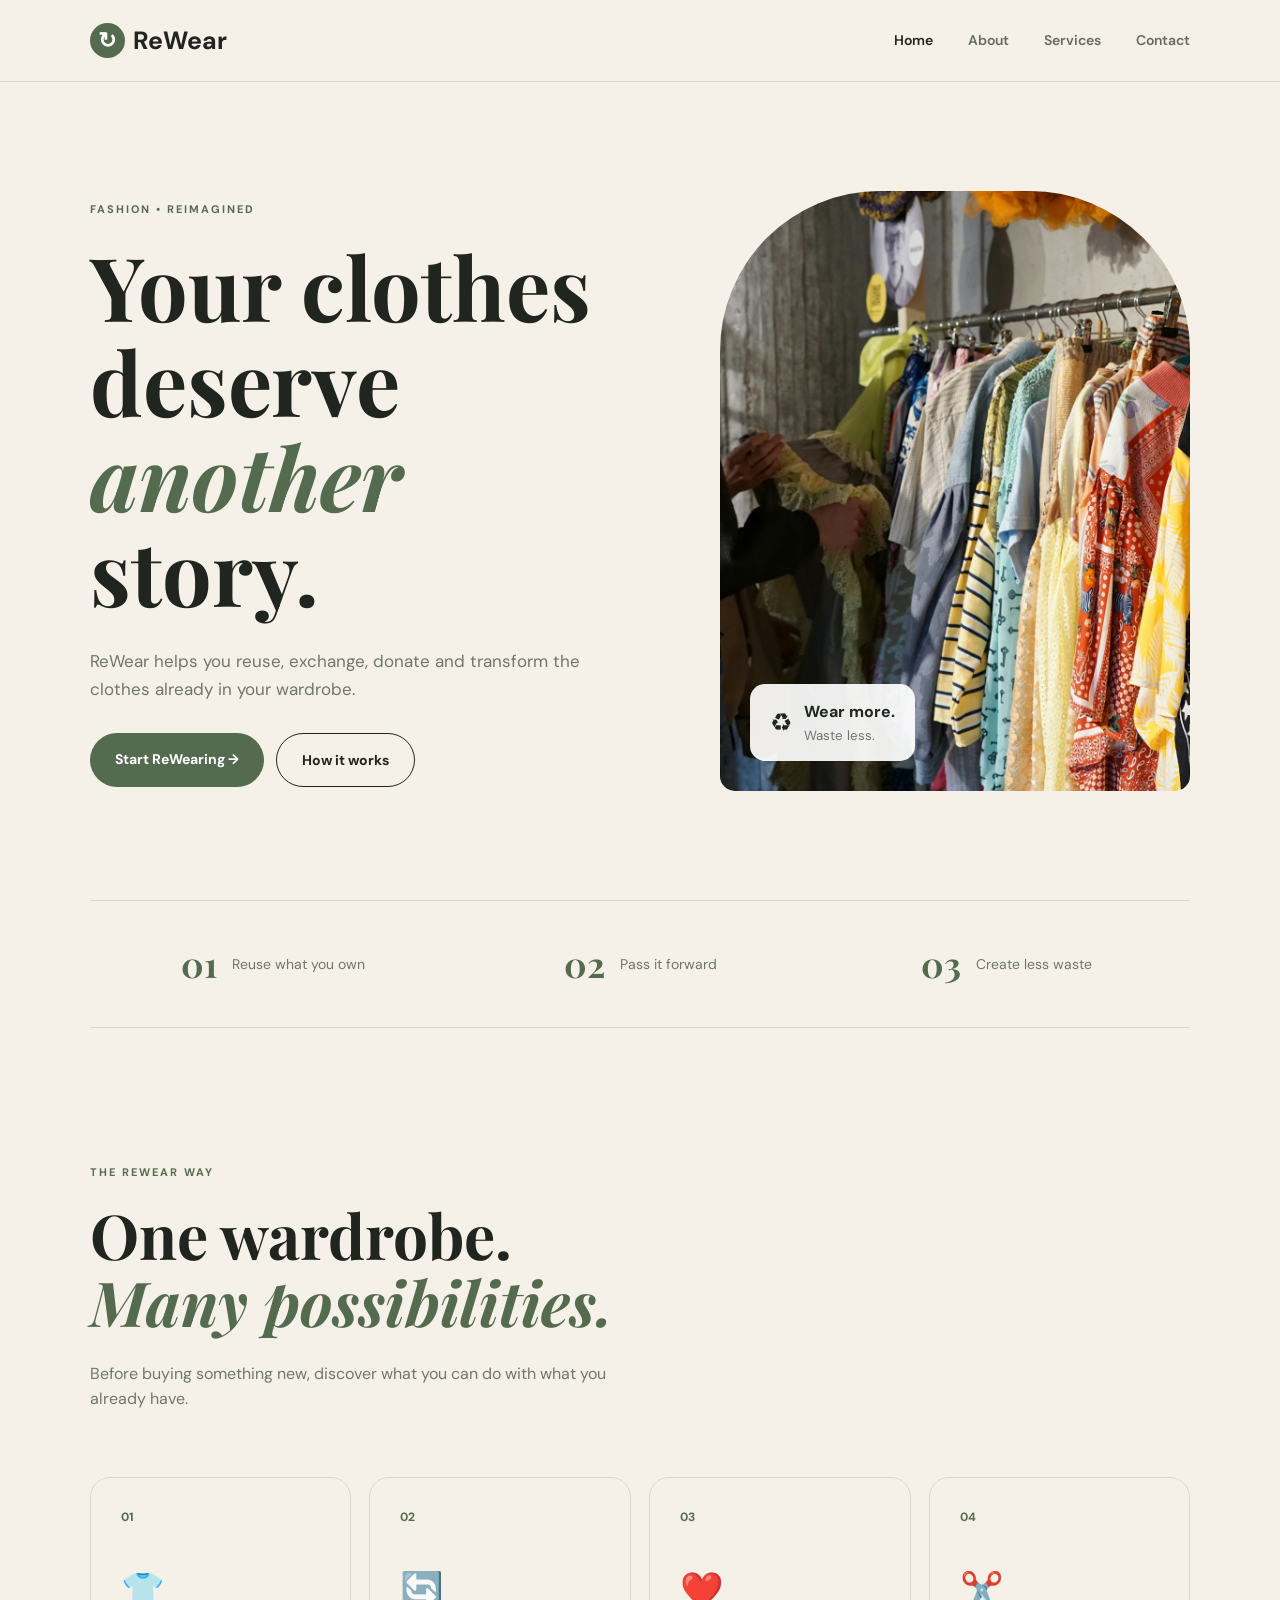
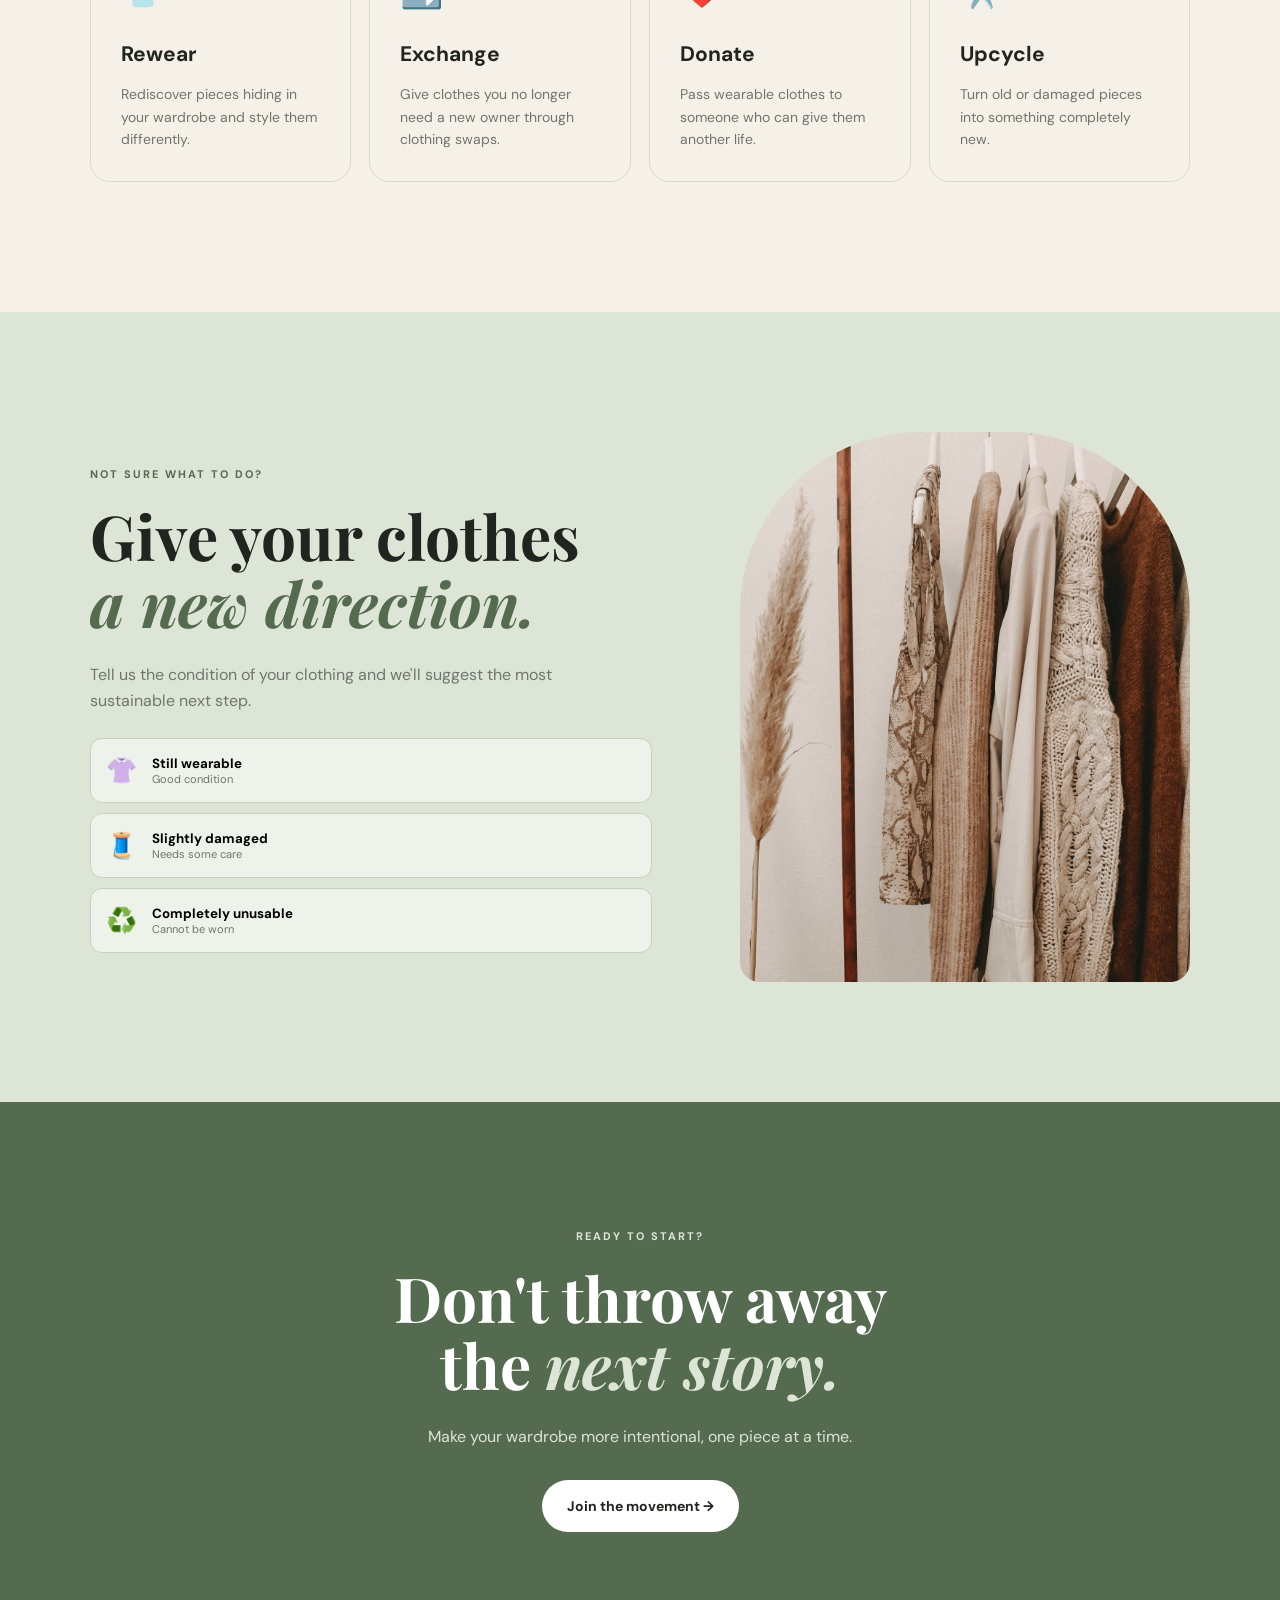
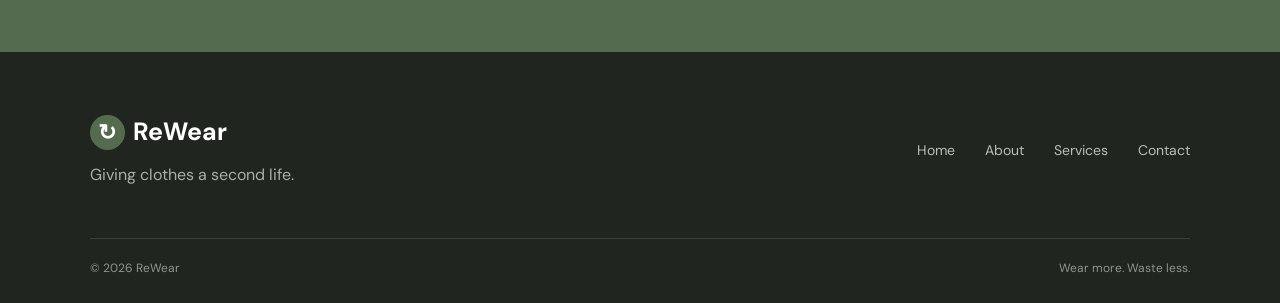
<file: index.html>
<!DOCTYPE html>
<html lang="en">

<head>
    <meta charset="UTF-8">
    <meta name="viewport" content="width=device-width, initial-scale=1.0">
    <title>ReWear | Give Clothes a Second Life</title>
    <link rel="stylesheet" href="css/style.css">
    <link rel="preconnect" href="https://fonts.googleapis.com">
    <link rel="preconnect" href="https://fonts.gstatic.com" crossorigin>
    <link href="https://fonts.googleapis.com/css2?family=DM+Sans:wght@400;500;600;700&family=Playfair+Display:wght@500;600;700&display=swap" rel="stylesheet">
</head>

<body>

    <header class="navbar">
        <a href="index.html" class="logo">
            <span class="logo-icon">↻</span> ReWear
        </a>

        <button class="menu-toggle" id="menuToggle">☰</button>

        <nav id="navMenu">
            <a href="index.html" class="active">Home</a>
            <a href="about.html">About</a>
            <a href="services.html">Services</a>
            <a href="contact.html">Contact</a>
        </nav>
    </header>

    <main>

        <section class="hero">
            <div class="hero-content">
                <span class="eyebrow">FASHION • REIMAGINED</span>

                <h1>Your clothes<br>deserve <em>another</em> story.</h1>

                <p>
                    ReWear helps you reuse, exchange, donate and transform the clothes already in your wardrobe.
                </p>

                <div class="hero-buttons">
                    <a href="services.html" class="btn btn-primary">Start ReWearing →</a>
                    <a href="#how-it-works" class="btn btn-outline">How it works</a>
                </div>
            </div>

            <div class="hero-image">
                <div class="image-card">
                    <img src="images/hero.jpg" alt="Sustainable fashion">
                    <div class="floating-card">
                        <span>♻</span>
                        <div>
                            <strong>Wear more.</strong>
                            <small>Waste less.</small>
                        </div>
                    </div>
                </div>
            </div>
        </section>


        <section class="impact">
            <div class="impact-item">
                <strong>01</strong>
                <span>Reuse what you own</span>
            </div>

            <div class="impact-item">
                <strong>02</strong>
                <span>Pass it forward</span>
            </div>

            <div class="impact-item">
                <strong>03</strong>
                <span>Create less waste</span>
            </div>
        </section>


        <section class="section" id="how-it-works">

            <div class="section-heading">
                <span class="eyebrow">THE REWEAR WAY</span>
                <h2>One wardrobe.<br><em>Many possibilities.</em></h2>
                <p>
                    Before buying something new, discover what you can do with what you already have.
                </p>
            </div>

            <div class="feature-grid">

                <div class="feature-card">
                    <div class="feature-number">01</div>
                    <div class="feature-icon">👕</div>
                    <h3>Rewear</h3>
                    <p>Rediscover pieces hiding in your wardrobe and style them differently.</p>
                </div>

                <div class="feature-card">
                    <div class="feature-number">02</div>
                    <div class="feature-icon">🔄</div>
                    <h3>Exchange</h3>
                    <p>Give clothes you no longer need a new owner through clothing swaps.</p>
                </div>

                <div class="feature-card">
                    <div class="feature-number">03</div>
                    <div class="feature-icon">❤️</div>
                    <h3>Donate</h3>
                    <p>Pass wearable clothes to someone who can give them another life.</p>
                </div>

                <div class="feature-card">
                    <div class="feature-number">04</div>
                    <div class="feature-icon">✂️</div>
                    <h3>Upcycle</h3>
                    <p>Turn old or damaged pieces into something completely new.</p>
                </div>

            </div>
        </section>


        <section class="guide-section">

            <div class="guide-text">
                <span class="eyebrow">NOT SURE WHAT TO DO?</span>
                <h2>Give your clothes<br><em>a new direction.</em></h2>

                <p>
                    Tell us the condition of your clothing and we'll suggest the most sustainable next step.
                </p>

                <div class="clothing-options">

                    <button class="condition-btn" data-type="wearable">
                <span>👚</span>
                <div>
                    <strong>Still wearable</strong>
                    <small>Good condition</small>
                </div>
            </button>

                    <button class="condition-btn" data-type="damaged">
                <span>🧵</span>
                <div>
                    <strong>Slightly damaged</strong>
                    <small>Needs some care</small>
                </div>
            </button>

                    <button class="condition-btn" data-type="unusable">
                <span>♻️</span>
                <div>
                    <strong>Completely unusable</strong>
                    <small>Cannot be worn</small>
                </div>
            </button>

                </div>

                <div id="recommendation" class="recommendation">
                    <strong>Choose an option above</strong>
                    <p>We'll help you decide what to do next.</p>
                </div>

            </div>

            <div class="guide-image">
                <img src="images/about.jpg" alt="Clothing and sustainability">
            </div>

        </section>


        <section class="cta">
            <span class="eyebrow">READY TO START?</span>
            <h2>Don't throw away<br>the <em>next story.</em></h2>
            <p>Make your wardrobe more intentional, one piece at a time.</p>
            <a href="contact.html" class="btn btn-light">Join the movement →</a>
        </section>

    </main>


    <footer>
        <div class="footer-content">

            <div>
                <a href="index.html" class="logo footer-logo">
                    <span class="logo-icon">↻</span> ReWear
                </a>
                <p>Giving clothes a second life.</p>
            </div>

            <div class="footer-links">
                <a href="index.html">Home</a>
                <a href="about.html">About</a>
                <a href="services.html">Services</a>
                <a href="contact.html">Contact</a>
            </div>

        </div>

        <div class="footer-bottom">
            <span>© 2026 ReWear</span>
            <span>Wear more. Waste less.</span>
        </div>
    </footer>

    <script src="js/script.js"></script>

</body>

</html>
</file>
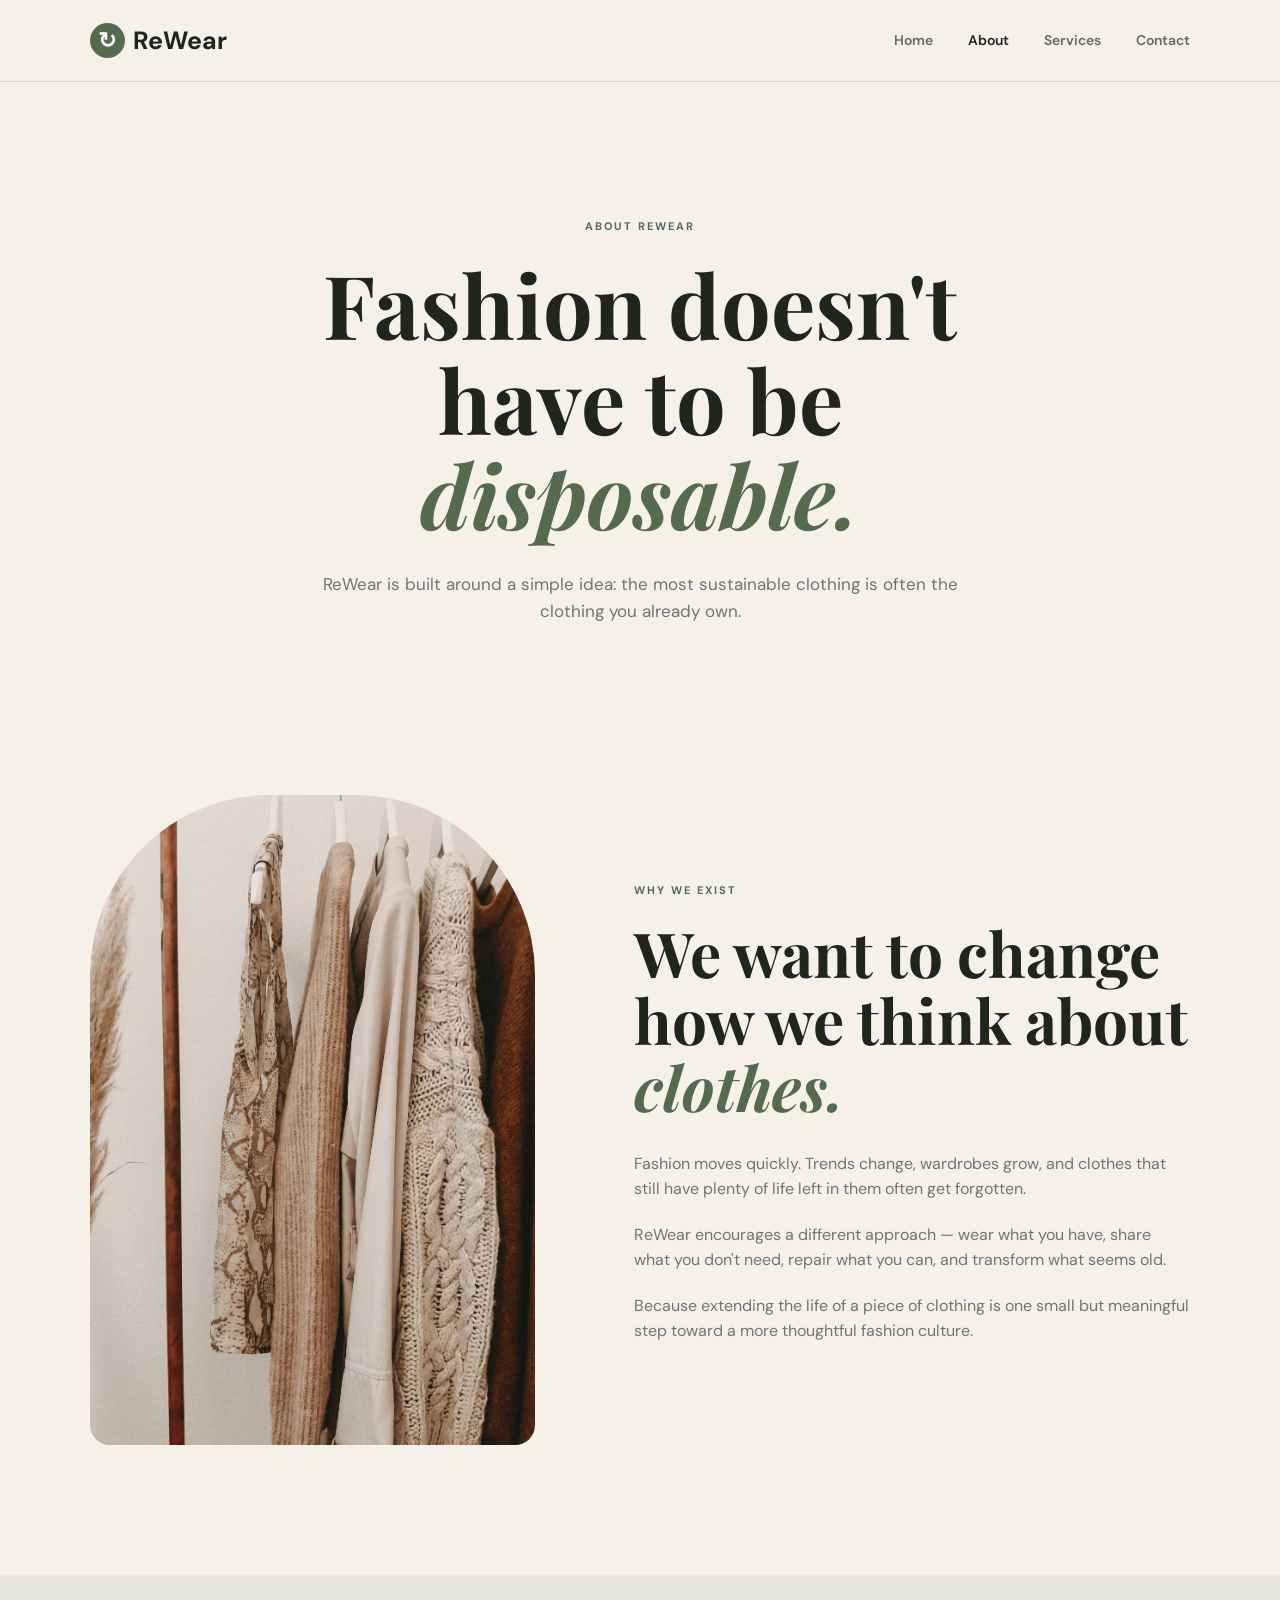
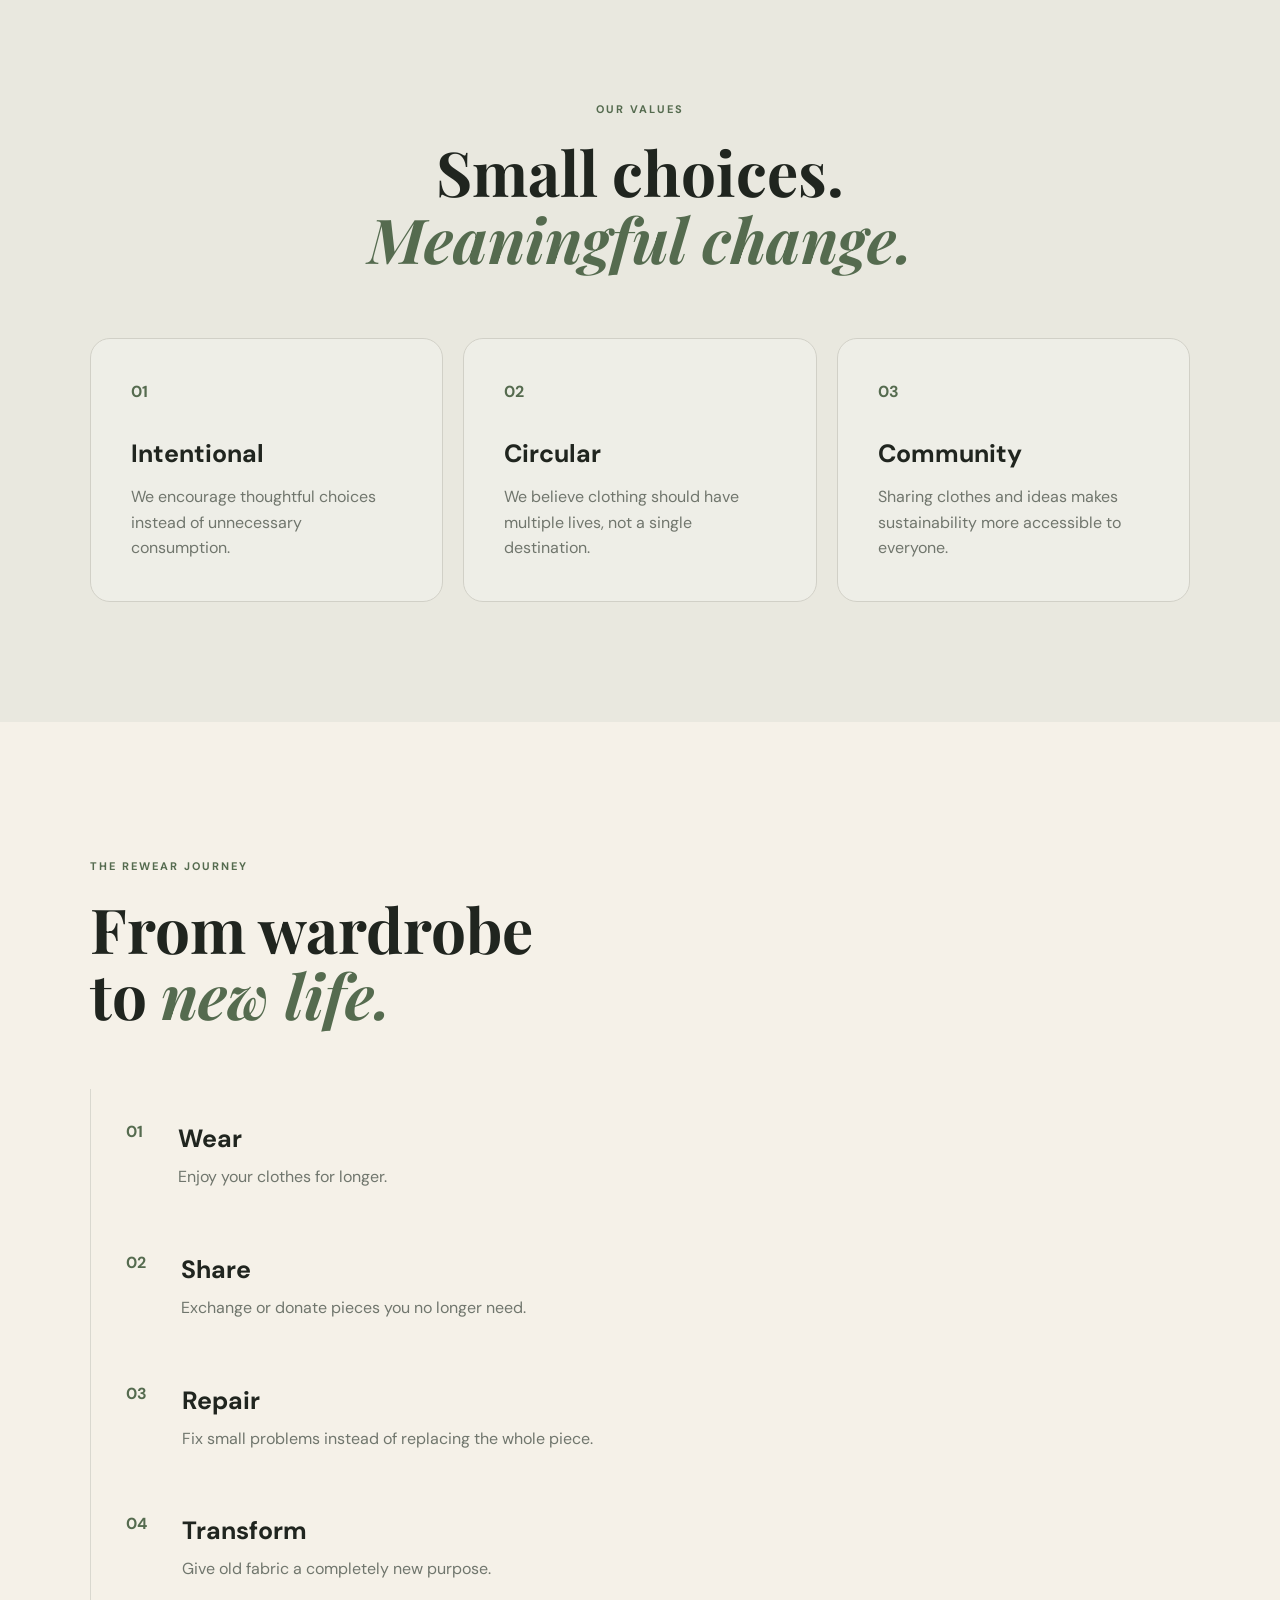
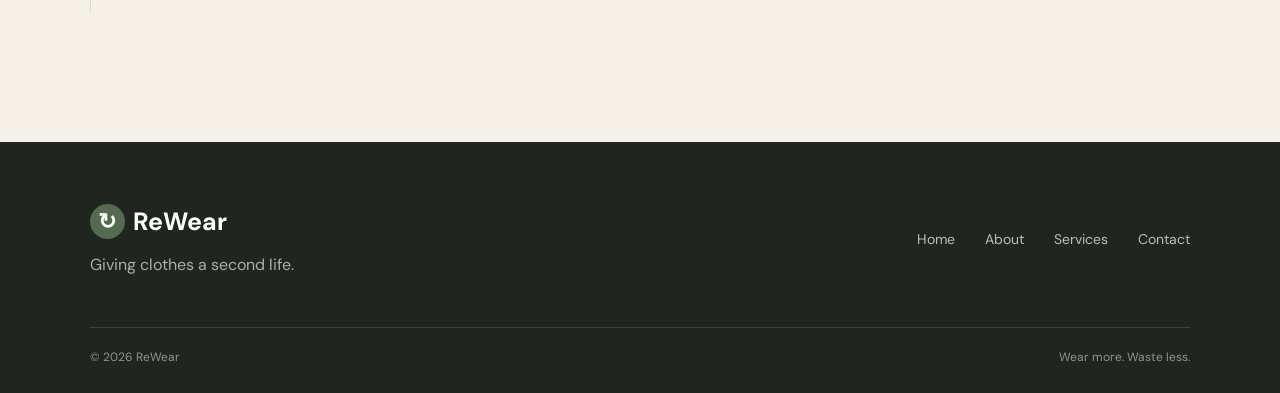
<file: about.html>
<!DOCTYPE html>
<html lang="en">

<head>
    <meta charset="UTF-8">
    <meta name="viewport" content="width=device-width, initial-scale=1.0">

    <title>About | ReWear</title>

    <link rel="stylesheet" href="css/style.css">

    <link rel="preconnect" href="https://fonts.googleapis.com">
    <link rel="preconnect" href="https://fonts.gstatic.com" crossorigin>
    <link href="https://fonts.googleapis.com/css2?family=DM+Sans:wght@400;500;600;700&family=Playfair+Display:wght@500;600;700&display=swap" rel="stylesheet">
</head>

<body>

    <header class="navbar">

        <a href="index.html" class="logo">
            <span class="logo-icon">↻</span> ReWear
        </a>

        <button class="menu-toggle" id="menuToggle">☰</button>

        <nav id="navMenu">
            <a href="index.html">Home</a>
            <a href="about.html" class="active">About</a>
            <a href="services.html">Services</a>
            <a href="contact.html">Contact</a>
        </nav>

    </header>


    <main>

        <section class="page-hero">

            <span class="eyebrow">ABOUT REWEAR</span>

            <h1>Fashion doesn't<br>have to be <em>disposable.</em></h1>

            <p>
                ReWear is built around a simple idea: the most sustainable clothing is often the clothing you already own.
            </p>

        </section>


        <section class="about-story">

            <div class="about-image">
                <img src="images/about.jpg" alt="Clothing">
            </div>

            <div class="about-content">

                <span class="eyebrow">WHY WE EXIST</span>

                <h2>We want to change<br>how we think about <em>clothes.</em></h2>

                <p>
                    Fashion moves quickly. Trends change, wardrobes grow, and clothes that still have plenty of life left in them often get forgotten.
                </p>

                <p>
                    ReWear encourages a different approach — wear what you have, share what you don't need, repair what you can, and transform what seems old.
                </p>

                <p>
                    Because extending the life of a piece of clothing is one small but meaningful step toward a more thoughtful fashion culture.
                </p>

            </div>

        </section>


        <section class="values-section">

            <div class="section-heading center">

                <span class="eyebrow">OUR VALUES</span>

                <h2>Small choices.<br><em>Meaningful change.</em></h2>

            </div>


            <div class="values-grid">

                <div class="value-card">
                    <span>01</span>
                    <h3>Intentional</h3>
                    <p>
                        We encourage thoughtful choices instead of unnecessary consumption.
                    </p>
                </div>

                <div class="value-card">
                    <span>02</span>
                    <h3>Circular</h3>
                    <p>
                        We believe clothing should have multiple lives, not a single destination.
                    </p>
                </div>

                <div class="value-card">
                    <span>03</span>
                    <h3>Community</h3>
                    <p>
                        Sharing clothes and ideas makes sustainability more accessible to everyone.
                    </p>
                </div>

            </div>

        </section>


        <section class="timeline-section">

            <span class="eyebrow">THE REWEAR JOURNEY</span>

            <h2>From wardrobe<br>to <em>new life.</em></h2>


            <div class="timeline">

                <div class="timeline-item">
                    <strong>01</strong>
                    <div>
                        <h3>Wear</h3>
                        <p>Enjoy your clothes for longer.</p>
                    </div>
                </div>

                <div class="timeline-item">
                    <strong>02</strong>
                    <div>
                        <h3>Share</h3>
                        <p>Exchange or donate pieces you no longer need.</p>
                    </div>
                </div>

                <div class="timeline-item">
                    <strong>03</strong>
                    <div>
                        <h3>Repair</h3>
                        <p>Fix small problems instead of replacing the whole piece.</p>
                    </div>
                </div>

                <div class="timeline-item">
                    <strong>04</strong>
                    <div>
                        <h3>Transform</h3>
                        <p>Give old fabric a completely new purpose.</p>
                    </div>
                </div>

            </div>

        </section>

    </main>


    <footer>

        <div class="footer-content">

            <div>
                <a href="index.html" class="logo footer-logo">
                    <span class="logo-icon">↻</span> ReWear
                </a>

                <p>Giving clothes a second life.</p>
            </div>

            <div class="footer-links">
                <a href="index.html">Home</a>
                <a href="about.html">About</a>
                <a href="services.html">Services</a>
                <a href="contact.html">Contact</a>
            </div>

        </div>

        <div class="footer-bottom">
            <span>© 2026 ReWear</span>
            <span>Wear more. Waste less.</span>
        </div>

    </footer>

    <script src="js/script.js"></script>

</body>

</html>
</file>
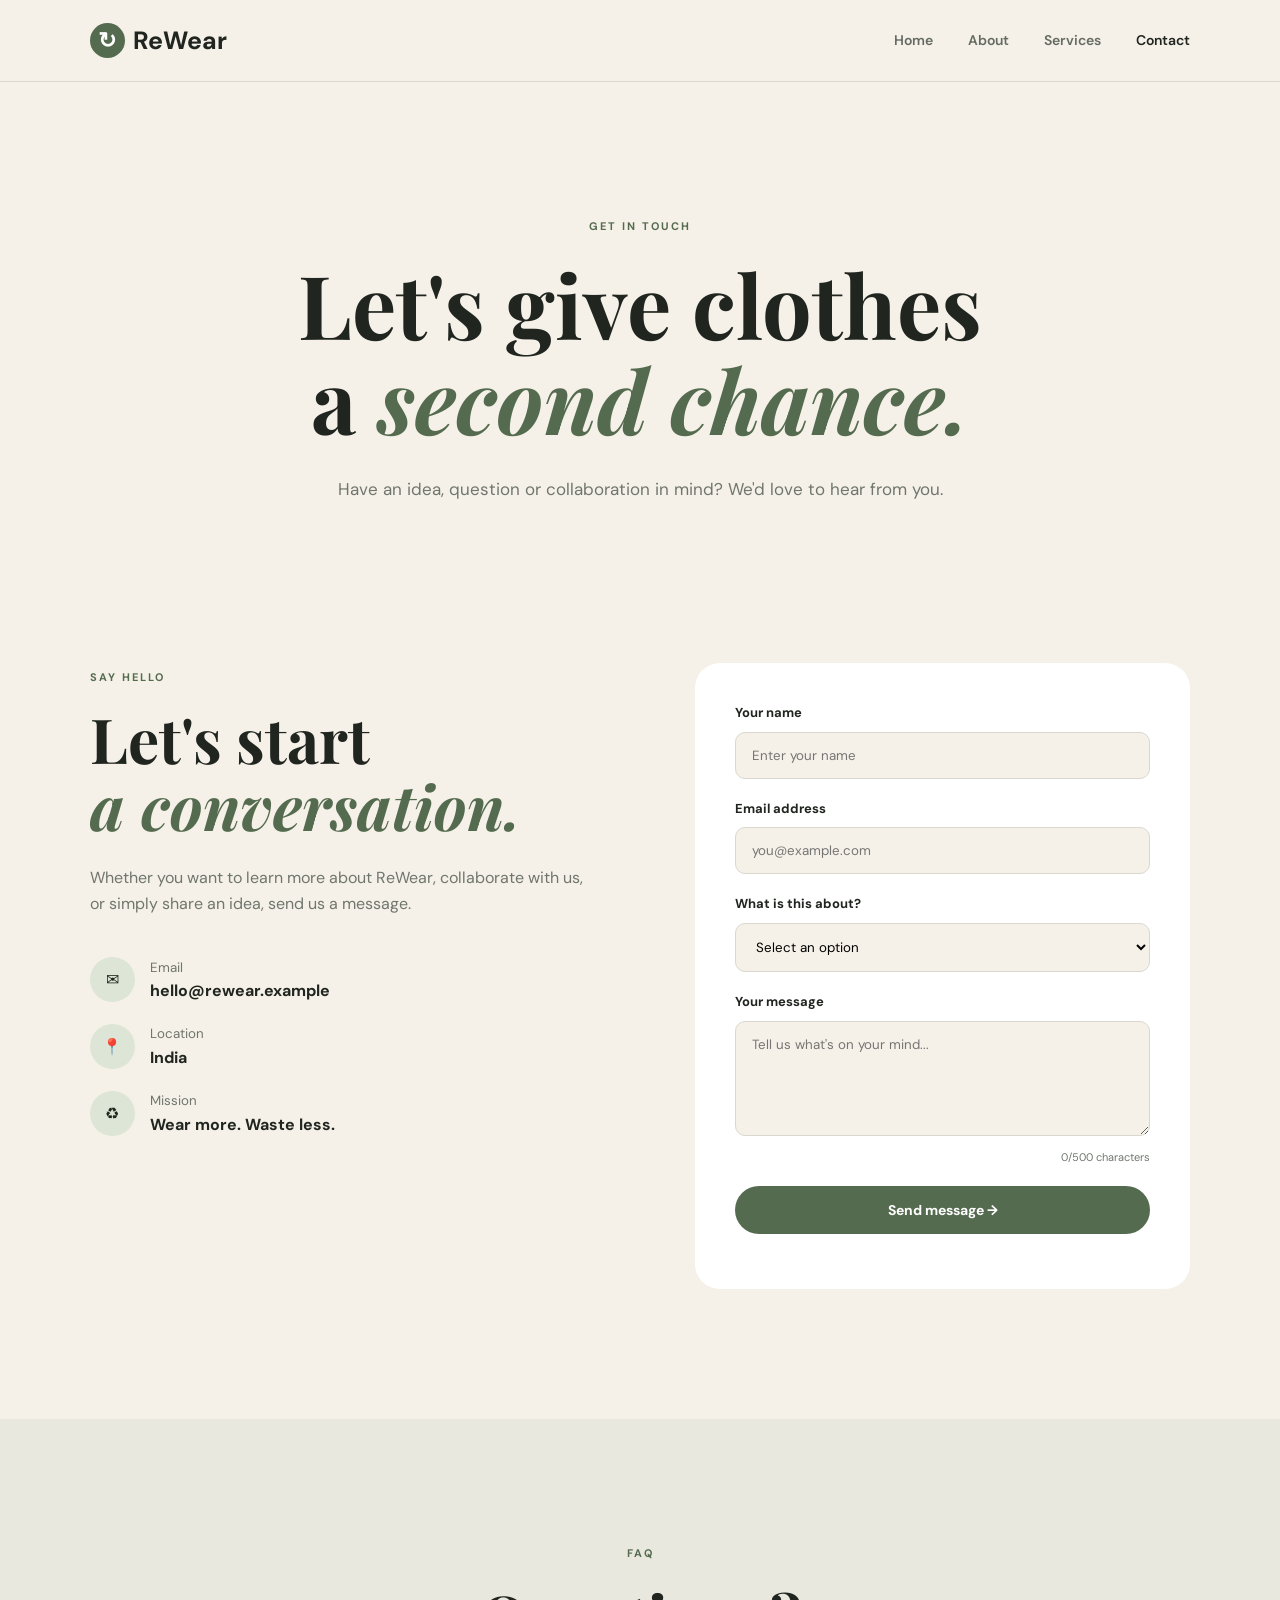
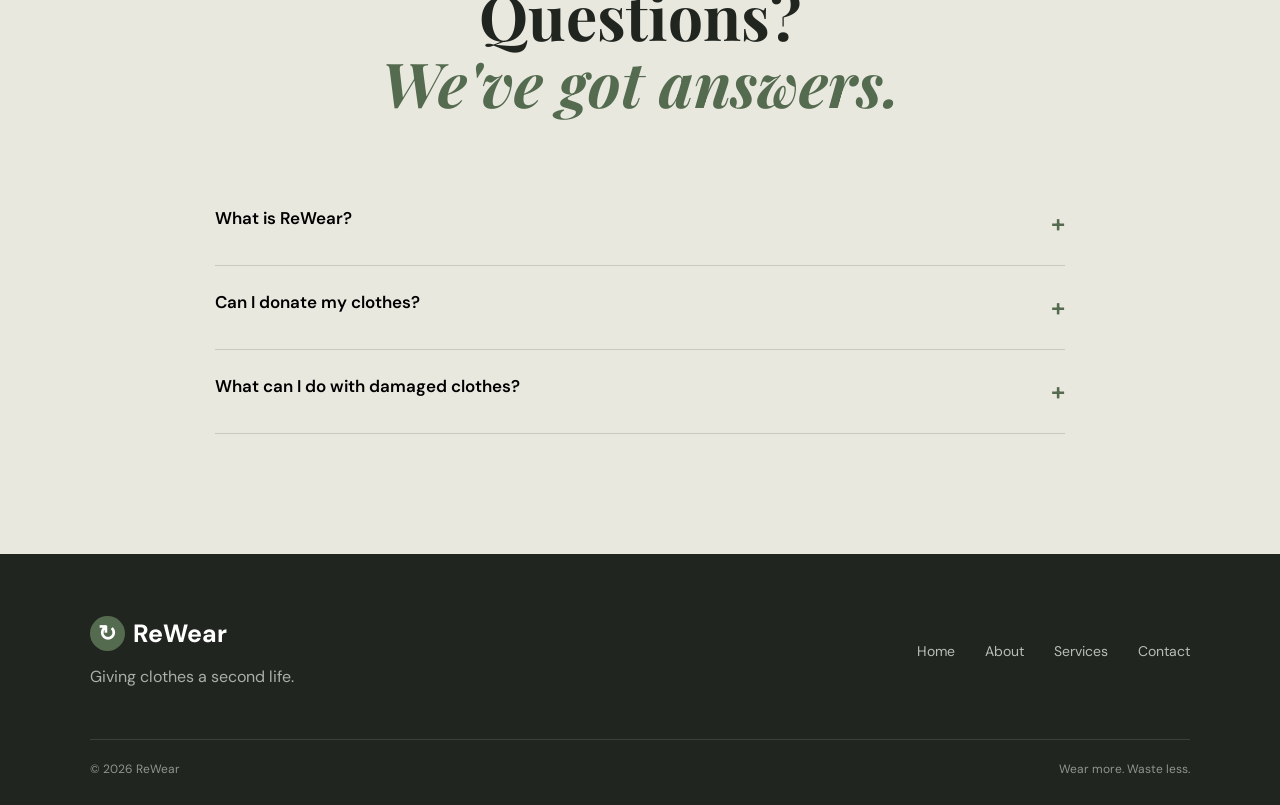
<file: contact.html>
<!DOCTYPE html>
<html lang="en">

<head>

    <meta charset="UTF-8">

    <meta name="viewport" content="width=device-width, initial-scale=1.0">

    <title>Contact | ReWear</title>

    <link rel="stylesheet" href="css/style.css">

    <link rel="preconnect" href="https://fonts.googleapis.com">

    <link rel="preconnect" href="https://fonts.gstatic.com" crossorigin>

    <link href="https://fonts.googleapis.com/css2?family=DM+Sans:wght@400;500;600;700&family=Playfair+Display:wght@500;600;700&display=swap" rel="stylesheet">

</head>


<body>


    <header class="navbar">

        <a href="index.html" class="logo">

            <span class="logo-icon">↻</span> ReWear

        </a>


        <button class="menu-toggle" id="menuToggle">☰</button>


        <nav id="navMenu">

            <a href="index.html">Home</a>

            <a href="about.html">About</a>

            <a href="services.html">Services</a>

            <a href="contact.html" class="active">Contact</a>

        </nav>

    </header>



    <main>


        <section class="page-hero">

            <span class="eyebrow">GET IN TOUCH</span>

            <h1>Let's give clothes<br>a <em>second chance.</em></h1>

            <p>
                Have an idea, question or collaboration in mind? We'd love to hear from you.
            </p>

        </section>



        <section class="contact-section">


            <div class="contact-info">

                <span class="eyebrow">SAY HELLO</span>

                <h2>Let's start<br><em>a conversation.</em></h2>

                <p>
                    Whether you want to learn more about ReWear, collaborate with us, or simply share an idea, send us a message.
                </p>


                <div class="contact-details">

                    <div class="contact-detail">

                        <span>✉</span>

                        <div>

                            <small>Email</small>

                            <strong>hello@rewear.example</strong>

                        </div>

                    </div>


                    <div class="contact-detail">

                        <span>📍</span>

                        <div>

                            <small>Location</small>

                            <strong>India</strong>

                        </div>

                    </div>


                    <div class="contact-detail">

                        <span>♻</span>

                        <div>

                            <small>Mission</small>

                            <strong>Wear more. Waste less.</strong>

                        </div>

                    </div>

                </div>

            </div>



            <div class="contact-form-wrapper">

                <form id="contactForm">

                    <div class="form-group">

                        <label for="name">Your name</label>

                        <input type="text" id="name" placeholder="Enter your name" required>

                    </div>


                    <div class="form-group">

                        <label for="email">Email address</label>

                        <input type="email" id="email" placeholder="you@example.com" required>

                    </div>


                    <div class="form-group">

                        <label for="subject">What is this about?</label>

                        <select id="subject">

                <option value="">Select an option</option>

                <option>Clothing Exchange</option>

                <option>Donation</option>

                <option>Upcycling</option>

                <option>Collaboration</option>

                <option>General Question</option>

            </select>

                    </div>


                    <div class="form-group">

                        <label for="message">Your message</label>

                        <textarea id="message" rows="5" maxlength="500" placeholder="Tell us what's on your mind..." required></textarea>

                        <div class="character-count">
                            <span id="charCount">0</span>/500 characters
                        </div>
                    </div>


                    <button type="submit" class="btn btn-primary form-btn">
            Send message →
        </button>


                    <div id="formMessage"></div>

                </form>

            </div>


        </section>



        <section class="faq-section">

            <div class="section-heading center">

                <span class="eyebrow">FAQ</span>

                <h2>Questions?<br><em>We've got answers.</em></h2>

            </div>


            <div class="faq-list">


                <div class="faq-item">

                    <button class="faq-question">

                What is ReWear?

                <span>+</span>

            </button>

                    <div class="faq-answer">

                        <p>
                            ReWear is a concept platform that encourages people to extend the life of their clothing through reuse, exchange, donation and upcycling.
                        </p>

                    </div>

                </div>



                <div class="faq-item">

                    <button class="faq-question">

                Can I donate my clothes?

                <span>+</span>

            </button>

                    <div class="faq-answer">

                        <p>
                            Yes. ReWear encourages donating wearable clothes to people or organizations that can make use of them.
                        </p>

                    </div>

                </div>



                <div class="faq-item">

                    <button class="faq-question">

                What can I do with damaged clothes?

                <span>+</span>

            </button>

                    <div class="faq-answer">

                        <p>
                            Depending on their condition, damaged clothes can often be repaired, transformed into another item, or sent for responsible textile recycling.
                        </p>

                    </div>

                </div>


            </div>

        </section>


    </main>



    <footer>

        <div class="footer-content">

            <div>

                <a href="index.html" class="logo footer-logo">

                    <span class="logo-icon">↻</span> ReWear

                </a>

                <p>Giving clothes a second life.</p>

            </div>


            <div class="footer-links">

                <a href="index.html">Home</a>

                <a href="about.html">About</a>

                <a href="services.html">Services</a>

                <a href="contact.html">Contact</a>

            </div>

        </div>


        <div class="footer-bottom">

            <span>© 2026 ReWear</span>

            <span>Wear more. Waste less.</span>

        </div>

    </footer>


    <script src="js/script.js"></script>

</body>

</html>
</file>
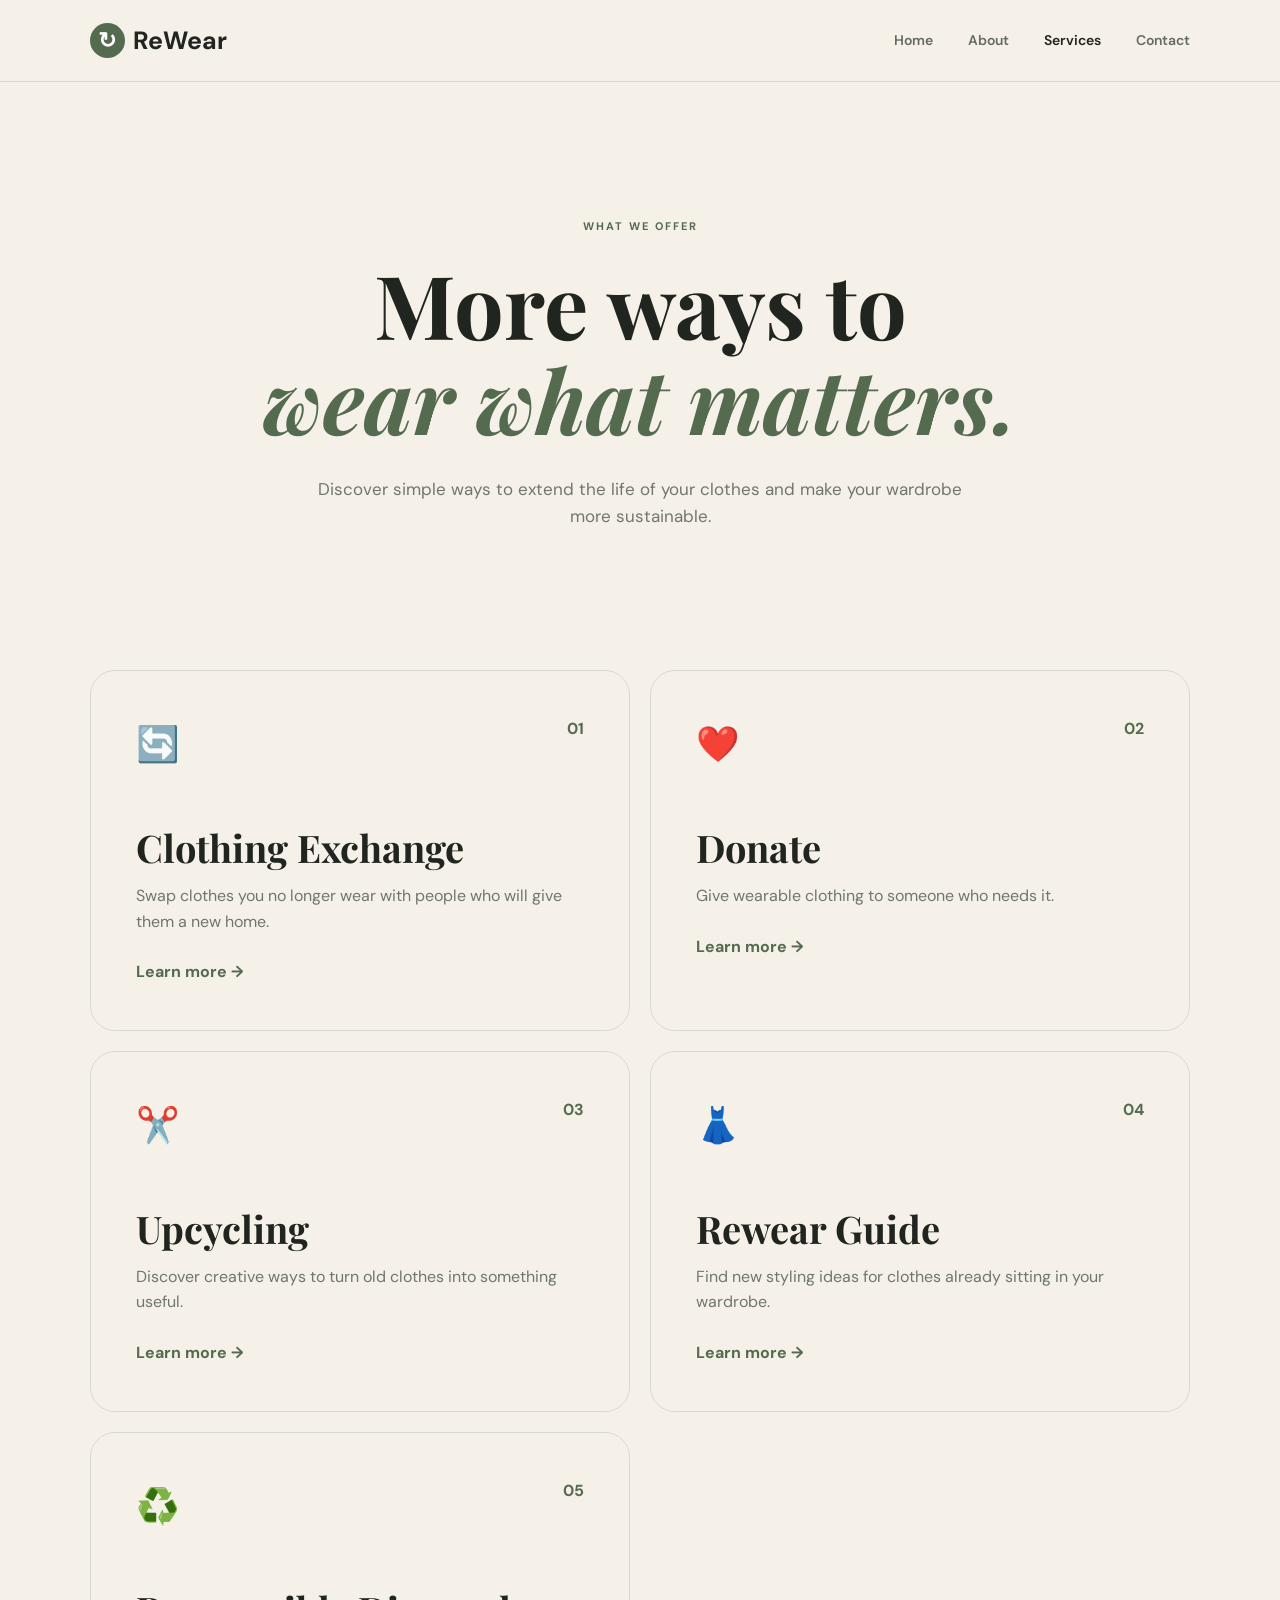
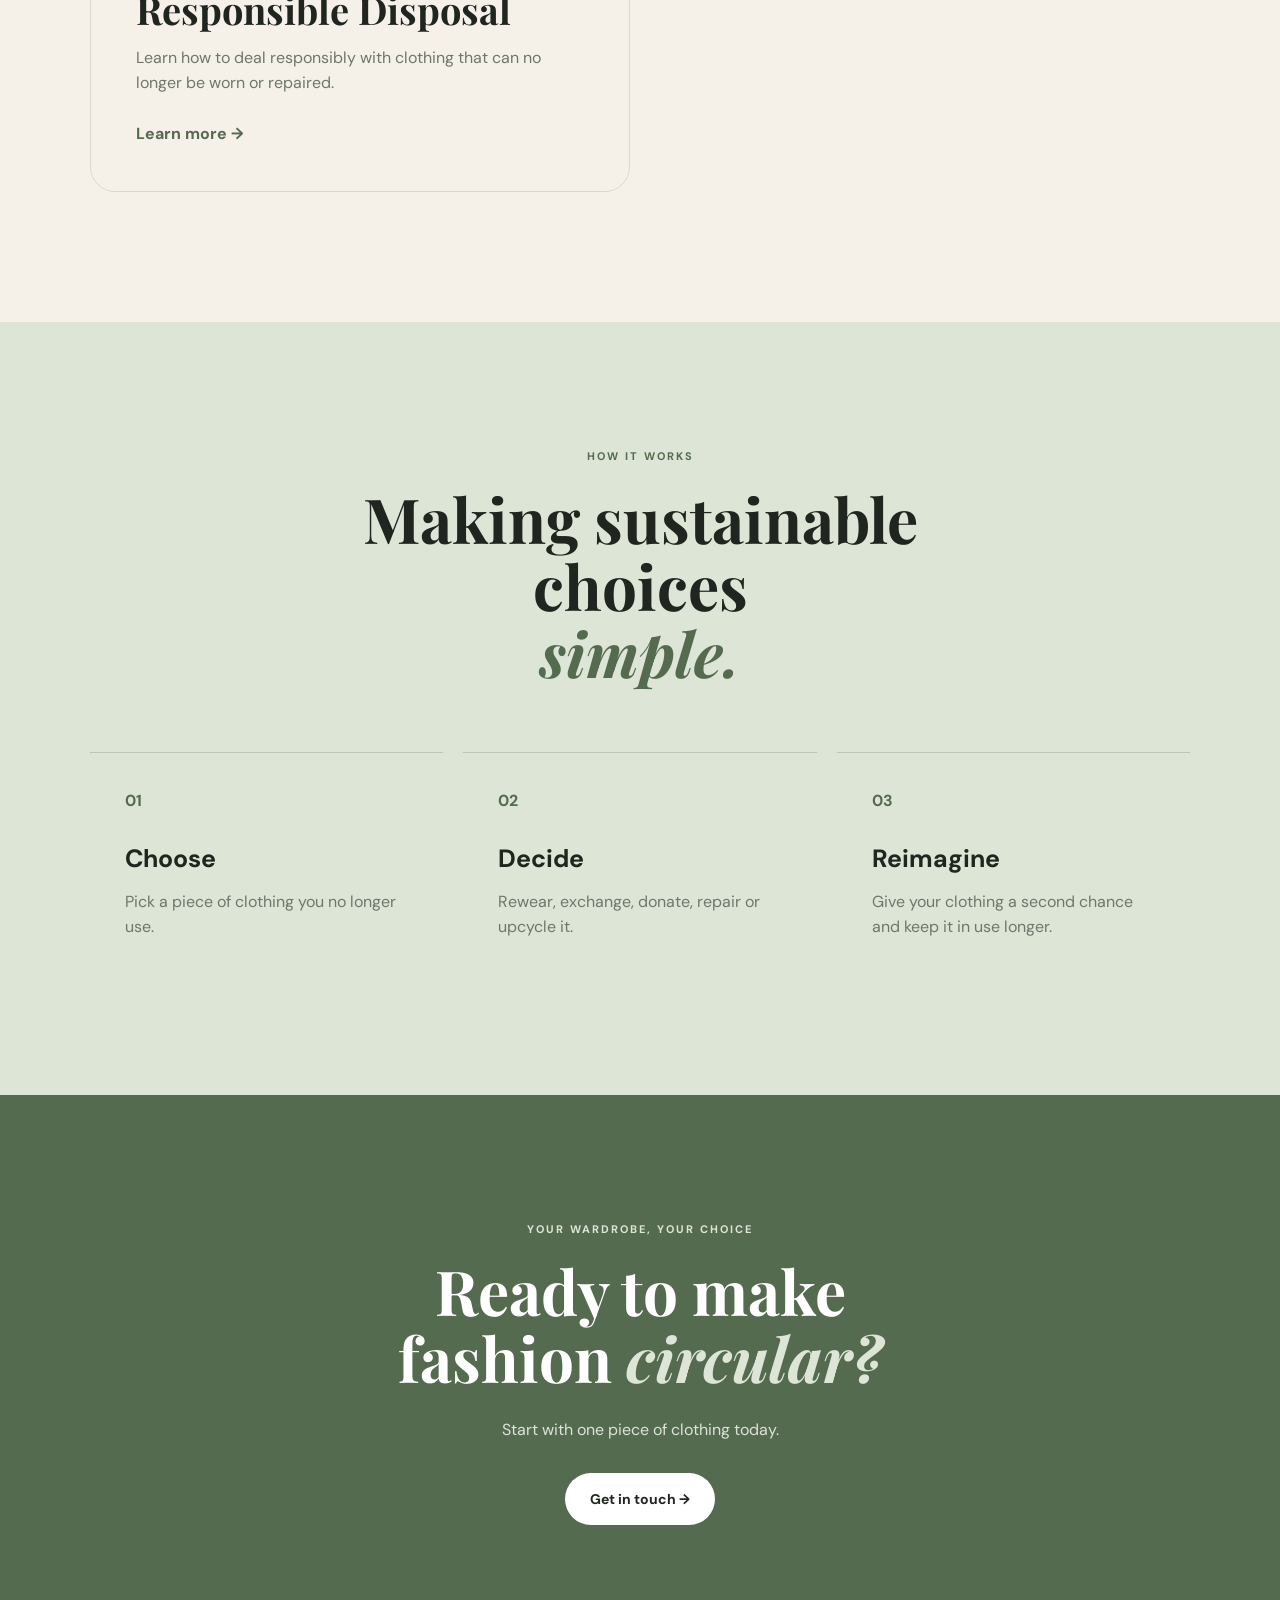
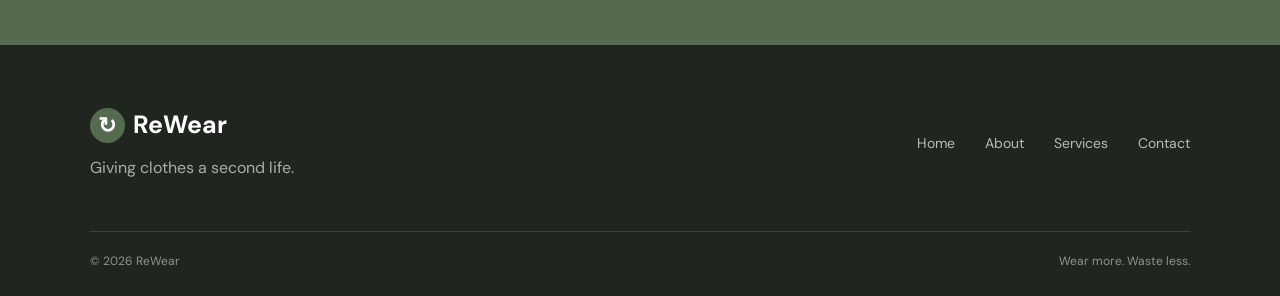
<file: services.html>
<!DOCTYPE html>
<html lang="en">

<head>

    <meta charset="UTF-8">
    <meta name="viewport" content="width=device-width, initial-scale=1.0">

    <title>Services | ReWear</title>

    <link rel="stylesheet" href="css/style.css">

    <link rel="preconnect" href="https://fonts.googleapis.com">
    <link rel="preconnect" href="https://fonts.gstatic.com" crossorigin>

    <link href="https://fonts.googleapis.com/css2?family=DM+Sans:wght@400;500;600;700&family=Playfair+Display:wght@500;600;700&display=swap" rel="stylesheet">

</head>


<body>


    <header class="navbar">

        <a href="index.html" class="logo">
            <span class="logo-icon">↻</span> ReWear
        </a>

        <button class="menu-toggle" id="menuToggle">☰</button>

        <nav id="navMenu">

            <a href="index.html">Home</a>

            <a href="about.html">About</a>

            <a href="services.html" class="active">Services</a>

            <a href="contact.html">Contact</a>

        </nav>

    </header>


    <main>


        <section class="page-hero">

            <span class="eyebrow">WHAT WE OFFER</span>

            <h1>More ways to<br><em>wear what matters.</em></h1>

            <p>
                Discover simple ways to extend the life of your clothes and make your wardrobe more sustainable.
            </p>

        </section>



        <section class="services-grid-section">

            <div class="service-card large-card">

                <div class="service-top">

                    <span class="service-icon">🔄</span>

                    <span class="service-number">01</span>

                </div>

                <h2>Clothing Exchange</h2>

                <p>
                    Swap clothes you no longer wear with people who will give them a new home.
                </p>

                <a href="contact.html">Learn more →</a>

            </div>



            <div class="service-card">

                <div class="service-top">

                    <span class="service-icon">❤️</span>

                    <span class="service-number">02</span>

                </div>

                <h2>Donate</h2>

                <p>
                    Give wearable clothing to someone who needs it.
                </p>

                <a href="contact.html">Learn more →</a>

            </div>



            <div class="service-card">

                <div class="service-top">

                    <span class="service-icon">✂️</span>

                    <span class="service-number">03</span>

                </div>

                <h2>Upcycling</h2>

                <p>
                    Discover creative ways to turn old clothes into something useful.
                </p>

                <a href="contact.html">Learn more →</a>

            </div>



            <div class="service-card">

                <div class="service-top">

                    <span class="service-icon">👗</span>

                    <span class="service-number">04</span>

                </div>

                <h2>Rewear Guide</h2>

                <p>
                    Find new styling ideas for clothes already sitting in your wardrobe.
                </p>

                <a href="contact.html">Learn more →</a>

            </div>



            <div class="service-card large-card">

                <div class="service-top">

                    <span class="service-icon">♻️</span>

                    <span class="service-number">05</span>

                </div>

                <h2>Responsible Disposal</h2>

                <p>
                    Learn how to deal responsibly with clothing that can no longer be worn or repaired.
                </p>

                <a href="contact.html">Learn more →</a>

            </div>

        </section>



        <section class="process-section">

            <div class="section-heading center">

                <span class="eyebrow">HOW IT WORKS</span>

                <h2>Making sustainable choices<br><em>simple.</em></h2>

            </div>


            <div class="process-grid">

                <div class="process-item">

                    <span>01</span>

                    <h3>Choose</h3>

                    <p>
                        Pick a piece of clothing you no longer use.
                    </p>

                </div>


                <div class="process-item">

                    <span>02</span>

                    <h3>Decide</h3>

                    <p>
                        Rewear, exchange, donate, repair or upcycle it.
                    </p>

                </div>


                <div class="process-item">

                    <span>03</span>

                    <h3>Reimagine</h3>

                    <p>
                        Give your clothing a second chance and keep it in use longer.
                    </p>

                </div>

            </div>

        </section>



        <section class="cta">

            <span class="eyebrow">YOUR WARDROBE, YOUR CHOICE</span>

            <h2>Ready to make<br>fashion <em>circular?</em></h2>

            <p>
                Start with one piece of clothing today.
            </p>

            <a href="contact.html" class="btn btn-light">
        Get in touch →
    </a>

        </section>


    </main>



    <footer>

        <div class="footer-content">

            <div>

                <a href="index.html" class="logo footer-logo">

                    <span class="logo-icon">↻</span> ReWear

                </a>

                <p>Giving clothes a second life.</p>

            </div>


            <div class="footer-links">

                <a href="index.html">Home</a>

                <a href="about.html">About</a>

                <a href="services.html">Services</a>

                <a href="contact.html">Contact</a>

            </div>

        </div>


        <div class="footer-bottom">

            <span>© 2026 ReWear</span>

            <span>Wear more. Waste less.</span>

        </div>

    </footer>


    <script src="js/script.js"></script>

</body>

</html>
</file>
<file: css/style.css>
* {
    margin: 0;
    padding: 0;
    box-sizing: border-box;
}

:root {
    --cream: #f5f1e8;
    --dark: #20251f;
    --green: #556b4f;
    --light-green: #dce5d6;
    --sage: #a8b99e;
    --white: #ffffff;
    --muted: #70766d;
    --border: #d9d8cf;
}

html {
    scroll-behavior: smooth;
}

body {
    font-family: "DM Sans", sans-serif;
    background: var(--cream);
    color: var(--dark);
    line-height: 1.6;
}

img {
    width: 100%;
    display: block;
    object-fit: cover;
}

a {
    text-decoration: none;
    color: inherit;
}


/* =========================
   NAVBAR
========================= */

.navbar {
    height: 82px;
    padding: 0 7%;
    display: flex;
    justify-content: space-between;
    align-items: center;
    border-bottom: 1px solid var(--border);
    background: rgba(245, 241, 232, 0.95);
    position: sticky;
    top: 0;
    z-index: 1000;
    backdrop-filter: blur(10px);
}

.logo {
    font-size: 25px;
    font-weight: 700;
    display: flex;
    align-items: center;
    gap: 8px;
}

.logo-icon {
    width: 35px;
    height: 35px;
    border-radius: 50%;
    background: var(--green);
    color: white;
    display: flex;
    justify-content: center;
    align-items: center;
    font-size: 22px;
}

nav {
    display: flex;
    gap: 35px;
}

nav a {
    font-size: 14px;
    font-weight: 600;
    color: #656b62;
    transition: 0.3s;
}

nav a:hover,
nav a.active {
    color: var(--dark);
}

.menu-toggle {
    display: none;
    border: none;
    background: transparent;
    font-size: 26px;
    cursor: pointer;
    color: var(--dark);
    padding: 5px;
    transition: 0.3s;
}

.menu-toggle:hover {
    transform: scale(1.1);
}


/* =========================
   TYPOGRAPHY
========================= */

h1,
h2 {
    font-family: "Playfair Display", serif;
    line-height: 1.08;
}

h1 {
    font-size: clamp(48px, 7vw, 88px);
}

h2 {
    font-size: clamp(38px, 5vw, 62px);
}

h1 em,
h2 em {
    color: var(--green);
    font-style: italic;
}

.eyebrow {
    display: inline-block;
    font-size: 11px;
    letter-spacing: 2px;
    font-weight: 700;
    color: var(--green);
    margin-bottom: 20px;
}


/* =========================
   BUTTONS
========================= */

.btn {
    display: inline-block;
    padding: 15px 25px;
    border-radius: 50px;
    font-size: 14px;
    font-weight: 700;
    transition: 0.3s;
}

.btn-primary {
    background: var(--green);
    color: white;
}

.btn-primary:hover {
    background: var(--dark);
    transform: translateY(-3px);
}

.btn-outline {
    border: 1px solid var(--dark);
}

.btn-outline:hover {
    background: var(--dark);
    color: white;
}

.btn-light {
    background: white;
    color: var(--dark);
}

.btn-light:hover {
    transform: translateY(-3px);
    background: var(--light-green);
}


/* =========================
   HERO
========================= */

.hero {
    min-height: calc(100vh - 82px);
    padding: 7% 7%;
    display: grid;
    grid-template-columns: 1fr 0.85fr;
    gap: 7%;
    align-items: center;
}

.hero-content p {
    max-width: 540px;
    margin: 30px 0;
    color: var(--muted);
    font-size: 17px;
}

.hero-buttons {
    display: flex;
    gap: 12px;
    flex-wrap: wrap;
}

.hero-image {
    position: relative;
}

.image-card {
    height: 600px;
    overflow: hidden;
    border-radius: 160px 160px 15px 15px;
    position: relative;
}

.image-card img {
    height: 100%;
}

.floating-card {
    position: absolute;
    bottom: 30px;
    left: 30px;
    background: rgba(255, 255, 255, 0.92);
    padding: 15px 20px;
    border-radius: 15px;
    display: flex;
    gap: 12px;
    align-items: center;
}

.floating-card>span {
    font-size: 25px;
}

.floating-card strong,
.floating-card small {
    display: block;
}

.floating-card small {
    color: var(--muted);
}


/* =========================
   IMPACT
========================= */

.impact {
    margin: 0 7%;
    border-top: 1px solid var(--border);
    border-bottom: 1px solid var(--border);
    display: grid;
    grid-template-columns: repeat(3, 1fr);
    padding: 35px 0;
}

.impact-item {
    display: flex;
    align-items: center;
    gap: 15px;
    justify-content: center;
}

.impact-item strong {
    font-family: "Playfair Display", serif;
    font-size: 35px;
    color: var(--green);
}

.impact-item span {
    font-size: 14px;
    color: var(--muted);
}


/* =========================
   GENERAL SECTION
========================= */

.section {
    padding: 130px 7%;
}

.section-heading {
    max-width: 700px;
    margin-bottom: 65px;
}

.section-heading p {
    margin-top: 25px;
    color: var(--muted);
    max-width: 550px;
}

.center {
    text-align: center;
    margin-left: auto;
    margin-right: auto;
}

.center p {
    margin-left: auto;
    margin-right: auto;
}


/* =========================
   FEATURE CARDS
========================= */

.feature-grid {
    display: grid;
    grid-template-columns: repeat(4, 1fr);
    gap: 18px;
}

.feature-card {
    border: 1px solid var(--border);
    border-radius: 20px;
    padding: 30px;
    min-height: 300px;
    position: relative;
    transition: 0.3s;
}

.feature-card:hover {
    background: var(--dark);
    color: white;
    transform: translateY(-8px);
}

.feature-card:hover p {
    color: #c9cec6;
}

.feature-number {
    font-size: 12px;
    color: var(--green);
    font-weight: 700;
}

.feature-icon {
    font-size: 35px;
    margin: 35px 0 20px;
}

.feature-card h3 {
    font-size: 21px;
    margin-bottom: 12px;
}

.feature-card p {
    color: var(--muted);
    font-size: 14px;
}


/* =========================
   GUIDE
========================= */

.guide-section {
    background: var(--light-green);
    padding: 120px 7%;
    display: grid;
    grid-template-columns: 1fr 0.8fr;
    gap: 8%;
    align-items: center;
}

.guide-text>p {
    color: var(--muted);
    margin: 25px 0;
    max-width: 500px;
}

.clothing-options {
    display: flex;
    flex-direction: column;
    gap: 10px;
}

.condition-btn {
    display: flex;
    align-items: center;
    gap: 15px;
    padding: 15px;
    border: 1px solid #c6d1bf;
    background: rgba(255, 255, 255, 0.5);
    border-radius: 12px;
    cursor: pointer;
    text-align: left;
    font-family: inherit;
    transition: 0.3s;
}

.condition-btn:hover {
    background: white;
    transform: translateX(5px);
}

.condition-btn>span {
    font-size: 25px;
}

.condition-btn strong,
.condition-btn small {
    display: block;
}

.condition-btn small {
    color: var(--muted);
}

.recommendation {
    margin-top: 20px;
    padding: 20px;
    background: white;
    border-radius: 12px;
    display: none;
}

.recommendation.show {
    display: block;
}

.recommendation p {
    color: var(--muted);
    font-size: 14px;
    margin-top: 5px;
}

.guide-image {
    height: 550px;
    border-radius: 180px 180px 20px 20px;
    overflow: hidden;
}

.guide-image img {
    height: 100%;
}


/* =========================
   CTA
========================= */

.cta {
    background: var(--green);
    color: white;
    text-align: center;
    padding: 120px 7%;
}

.cta .eyebrow {
    color: var(--light-green);
}

.cta h2 {
    margin-bottom: 25px;
}

.cta h2 em {
    color: var(--light-green);
}

.cta p {
    margin-bottom: 30px;
    color: #dce3d8;
}


/* =========================
   PAGE HERO
========================= */

.page-hero {
    text-align: center;
    padding: 130px 7% 100px;
    max-width: 1000px;
    margin: auto;
}

.page-hero p {
    max-width: 650px;
    margin: 30px auto 0;
    color: var(--muted);
    font-size: 17px;
}


/* =========================
   ABOUT
========================= */

.about-story {
    padding: 70px 7% 130px;
    display: grid;
    grid-template-columns: 0.8fr 1fr;
    gap: 9%;
    align-items: center;
}

.about-image {
    height: 650px;
    border-radius: 180px 180px 20px 20px;
    overflow: hidden;
}

.about-image img {
    height: 100%;
}

.about-content h2 {
    margin-bottom: 30px;
}

.about-content p {
    color: var(--muted);
    margin-bottom: 20px;
    max-width: 600px;
}


/* =========================
   VALUES
========================= */

.values-section {
    padding: 120px 7%;
    background: #e9e8df;
}

.values-grid {
    display: grid;
    grid-template-columns: repeat(3, 1fr);
    gap: 20px;
}

.value-card {
    padding: 40px;
    border: 1px solid #d1d0c7;
    border-radius: 20px;
    transition: 0.3s ease;
    background: rgba(255, 255, 255, 0.25);
}

.value-card:hover {
    transform: translateY(-8px);
    background: white;
    box-shadow: 0 15px 35px rgba(32, 37, 31, 0.08);
}

.value-card>span {
    color: var(--green);
    font-weight: 700;
}

.value-card h3 {
    margin: 30px 0 10px;
    font-size: 25px;
}

.value-card p {
    color: var(--muted);
}


/* =========================
   TIMELINE
========================= */

.timeline-section {
    padding: 130px 7%;
}

.timeline {
    margin-top: 60px;
    border-left: 1px solid var(--border);
}

.timeline-item {
    display: flex;
    gap: 35px;
    padding: 30px 0 30px 35px;
    position: relative;
}

.timeline-item>strong {
    color: var(--green);
}

.timeline-item h3 {
    font-size: 25px;
    margin-bottom: 5px;
}

.timeline-item p {
    color: var(--muted);
}


/* =========================
   SERVICES
========================= */

.services-grid-section {
    padding: 40px 7% 130px;
    display: grid;
    grid-template-columns: repeat(2, 1fr);
    gap: 20px;
}

.service-card {
    padding: 45px;
    position: relative;
    overflow: hidden;
    border: 1px solid var(--border);
    border-radius: 25px;
    min-height: 350px;
    transition: 0.3s;
}

.service-card:hover {
    background: var(--dark);
    box-shadow: 0 20px 45px rgba(32, 37, 31, 0.12);
    color: white;
    transform: translateY(-8px);
}

.service-card:hover p {
    color: #c7cdc4;
}

.service-card:hover a {
    color: var(--light-green);
}

.large-card {
    grid-row: span 1;
}

.service-top {
    display: flex;
    justify-content: space-between;
}

.service-icon {
    font-size: 35px;
}

.service-number {
    color: var(--green);
    font-weight: 700;
}

.service-card h2 {
    font-size: 38px;
    margin: 55px 0 15px;
}

.service-card p {
    color: var(--muted);
    max-width: 500px;
}

.service-card a {
    display: inline-block;
    margin-top: 25px;
    color: var(--green);
    font-weight: 700;
}


/* =========================
   PROCESS
========================= */

.process-section {
    background: var(--light-green);
    padding: 120px 7%;
}

.process-grid {
    display: grid;
    grid-template-columns: repeat(3, 1fr);
    gap: 20px;
}

.process-item {
    padding: 35px;
    border-top: 1px solid #bbc7b5;
}

.process-item>span {
    color: var(--green);
    font-weight: 700;
}

.process-item h3 {
    margin: 25px 0 10px;
    font-size: 25px;
}

.process-item p {
    color: var(--muted);
}


/* =========================
   CONTACT
========================= */

.contact-section {
    padding: 60px 7% 130px;
    display: grid;
    grid-template-columns: 1fr 1fr;
    gap: 10%;
}

.contact-info h2 {
    margin-bottom: 25px;
}

.contact-info>p {
    max-width: 500px;
    color: var(--muted);
}

.contact-details {
    margin-top: 40px;
    display: flex;
    flex-direction: column;
    gap: 20px;
}

.contact-detail {
    display: flex;
    gap: 15px;
    align-items: center;
}

.contact-detail>span {
    width: 45px;
    height: 45px;
    border-radius: 50%;
    background: var(--light-green);
    display: flex;
    justify-content: center;
    align-items: center;
}

.contact-detail small,
.contact-detail strong {
    display: block;
}

.contact-detail small {
    color: var(--muted);
}

.contact-form-wrapper {
    background: white;
    padding: 40px;
    border-radius: 25px;
}

.form-group {
    margin-bottom: 20px;
}

.form-group label {
    display: block;
    font-size: 13px;
    font-weight: 700;
    margin-bottom: 8px;
}

.form-group input,
.form-group textarea,
.form-group select {
    width: 100%;
    padding: 14px 16px;
    border: 1px solid var(--border);
    background: var(--cream);
    border-radius: 10px;
    font-family: inherit;
    outline: none;
}

.form-group textarea {
    resize: vertical;
}

.form-group input:focus,
.form-group textarea:focus,
.form-group select:focus {
    border-color: var(--green);
}

.form-btn {
    border: none;
    cursor: pointer;
    width: 100%;
    font-family: inherit;
    transition: 0.3s ease;
}

.form-btn:active {
    transform: scale(0.98);
}

#formMessage {
    margin-top: 15px;
    text-align: center;
    font-size: 14px;
}


/* =========================
   FAQ
========================= */

.faq-section {
    padding: 120px 7%;
    background: #e9e8df;
}

.faq-list {
    max-width: 850px;
    margin: auto;
}

.faq-item {
    border-bottom: 1px solid #c9c8be;
}

.faq-question {
    width: 100%;
    background: transparent;
    border: none;
    padding: 25px 0;
    display: flex;
    justify-content: space-between;
    font-family: inherit;
    font-size: 17px;
    font-weight: 600;
    cursor: pointer;
    text-align: left;
}

.faq-question span {
    font-size: 25px;
    color: var(--green);
}

.faq-answer {
    display: none;
    padding: 0 0 25px;
    color: var(--muted);
}

.faq-item.open .faq-answer {
    display: block;
}


/* =========================
   FOOTER
========================= */

footer {
    background: var(--dark);
    color: white;
    padding: 60px 7% 25px;
}

.footer-content {
    display: flex;
    justify-content: space-between;
    align-items: center;
    padding-bottom: 50px;
}

.footer-logo {
    color: white;
}

.footer-content p {
    color: #aab0a7;
    margin-top: 10px;
}

.footer-links {
    display: flex;
    gap: 30px;
}

.footer-links a {
    color: #b8beb5;
    font-size: 14px;
}

.footer-links a:hover {
    color: white;
}

.footer-bottom {
    border-top: 1px solid #3b4039;
    padding-top: 20px;
    display: flex;
    justify-content: space-between;
    color: #8f958d;
    font-size: 12px;
}


/* =========================
   RESPONSIVE DESIGN
========================= */

@media (max-width: 900px) {
    .hero,
    .guide-section,
    .about-story,
    .contact-section {
        grid-template-columns: 1fr;
    }
    .hero-image {
        order: -1;
    }
    .image-card {
        height: 500px;
    }
    .feature-grid {
        grid-template-columns: repeat(2, 1fr);
    }
    .values-grid,
    .process-grid {
        grid-template-columns: 1fr;
    }
    .services-grid-section {
        grid-template-columns: 1fr;
    }
    .about-image,
    .guide-image {
        height: 500px;
    }
    nav {
        gap: 20px;
    }
}

@media (max-width: 650px) {
    .navbar {
        padding: 0 5%;
    }
    .menu-toggle {
        display: block;
    }
    nav {
        position: absolute;
        top: 82px;
        left: 0;
        width: 100%;
        background: var(--cream);
        border-bottom: 1px solid var(--border);
        display: none;
        flex-direction: column;
        padding: 25px 7%;
        gap: 20px;
    }
    nav.show {
        display: flex;
    }
    .hero {
        padding: 60px 5%;
    }
    .hero-image {
        order: 0;
    }
    .image-card {
        height: 430px;
        border-radius: 100px 100px 15px 15px;
    }
    h1 {
        font-size: 52px;
    }
    .impact {
        margin: 0 5%;
        grid-template-columns: 1fr;
        gap: 25px;
    }
    .section,
    .guide-section,
    .about-story,
    .timeline-section,
    .services-grid-section,
    .process-section,
    .contact-section,
    .faq-section {
        padding-left: 5%;
        padding-right: 5%;
    }
    .feature-grid {
        grid-template-columns: 1fr;
    }
    .values-grid {
        grid-template-columns: 1fr;
    }
    .about-image,
    .guide-image {
        height: 430px;
    }
    .service-card {
        padding: 30px;
    }
    .service-card h2 {
        font-size: 34px;
    }
    .contact-form-wrapper {
        padding: 25px;
    }
    .footer-content {
        flex-direction: column;
        align-items: flex-start;
        gap: 35px;
    }
    .footer-links {
        flex-wrap: wrap;
    }
    .footer-bottom {
        flex-direction: column;
        gap: 8px;
    }
}


/* Scroll reveal animation */

.feature-card,
.value-card,
.service-card,
.process-item,
.timeline-item {
    animation: revealCard 0.7s ease both;
}

.feature-card:nth-child(2),
.value-card:nth-child(2),
.service-card:nth-child(2),
.process-item:nth-child(2) {
    animation-delay: 0.1s;
}

.feature-card:nth-child(3),
.value-card:nth-child(3),
.service-card:nth-child(3),
.process-item:nth-child(3) {
    animation-delay: 0.2s;
}

.feature-card:nth-child(4),
.service-card:nth-child(4) {
    animation-delay: 0.3s;
}

@keyframes revealCard {
    from {
        opacity: 0;
        transform: translateY(20px);
    }
    to {
        opacity: 1;
        transform: translateY(0);
    }
}


/* Contact form character counter */

.character-count {
    text-align: right;
    margin-top: 5px;
    font-size: 11px;
    color: var(--muted);
}


/* =========================
   FINAL UI & MOBILE POLISH
========================= */

.logo {
    transition: 0.3s ease;
}

.logo:hover {
    transform: translateY(-2px);
}

.footer-links a {
    transition: 0.3s ease;
}

.btn {
    transition: all 0.3s ease;
}

img {
    transition: transform 0.5s ease;
}

.image-card:hover img,
.guide-image:hover img,
.about-image:hover img {
    transform: scale(1.03);
}


/* Better mobile spacing */

@media (max-width: 650px) {
    .navbar {
        height: 72px;
    }
    nav {
        top: 72px;
    }
    .hero {
        min-height: auto;
        padding-top: 55px;
        padding-bottom: 70px;
    }
    .hero-content p {
        font-size: 15px;
    }
    .hero-image {
        margin-top: 15px;
    }
    .image-card {
        height: 380px;
    }
    .floating-card {
        left: 15px;
        bottom: 15px;
        padding: 12px 15px;
    }
    .section-heading {
        margin-bottom: 45px;
    }
    .section {
        padding-top: 90px;
        padding-bottom: 90px;
    }
    .guide-section {
        padding-top: 80px;
        padding-bottom: 80px;
    }
    .guide-image {
        height: 380px;
    }
    .about-story {
        padding-top: 40px;
        padding-bottom: 90px;
    }
    .about-image {
        height: 380px;
    }
    .page-hero {
        padding-top: 75px;
        padding-bottom: 55px;
    }
    .page-hero h1 {
        font-size: 48px;
    }
    .services-grid-section {
        padding-top: 20px;
        padding-bottom: 90px;
    }
    .service-card {
        min-height: auto;
        padding: 30px;
    }
    .service-card h2 {
        margin-top: 35px;
    }
    .contact-section {
        padding-top: 30px;
        padding-bottom: 90px;
    }
    .contact-form-wrapper {
        padding: 22px;
    }
    .faq-section {
        padding-top: 80px;
        padding-bottom: 80px;
    }
    .cta {
        padding-left: 5%;
        padding-right: 5%;
    }
}
</file>
